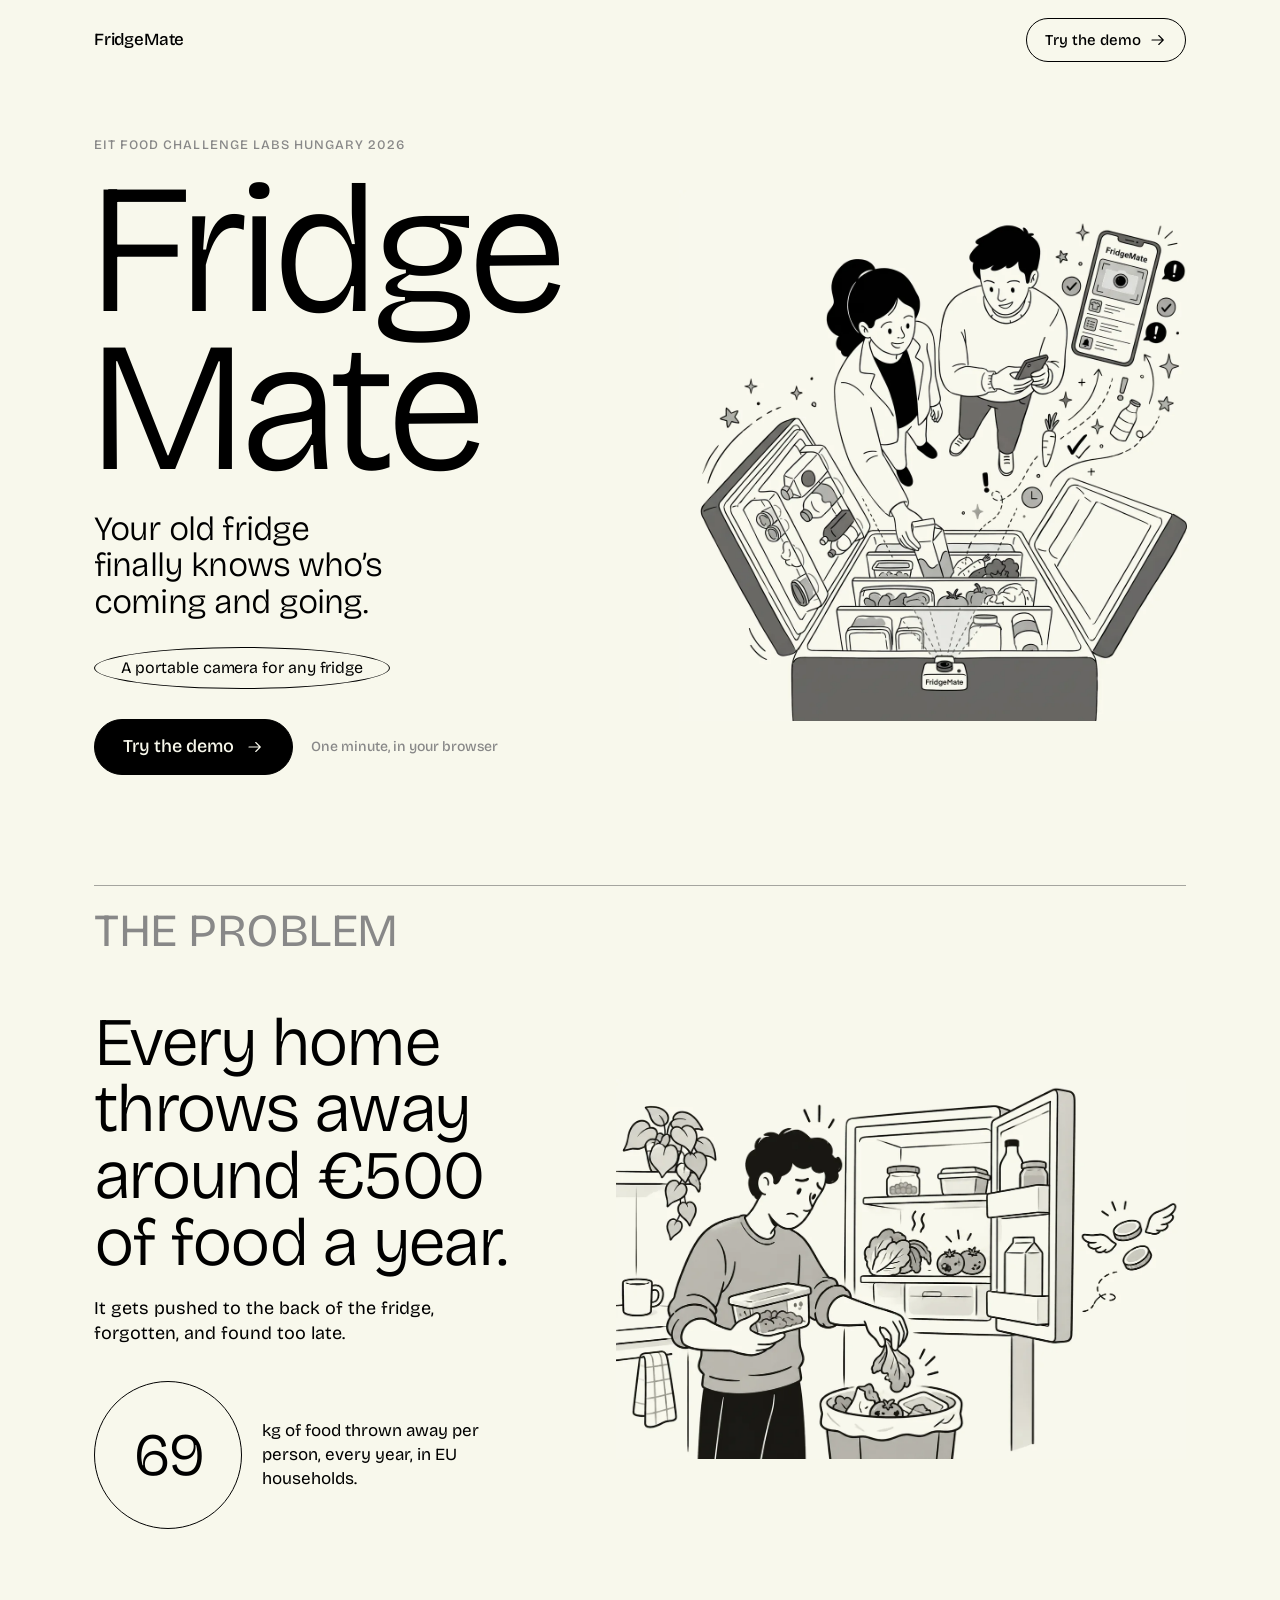
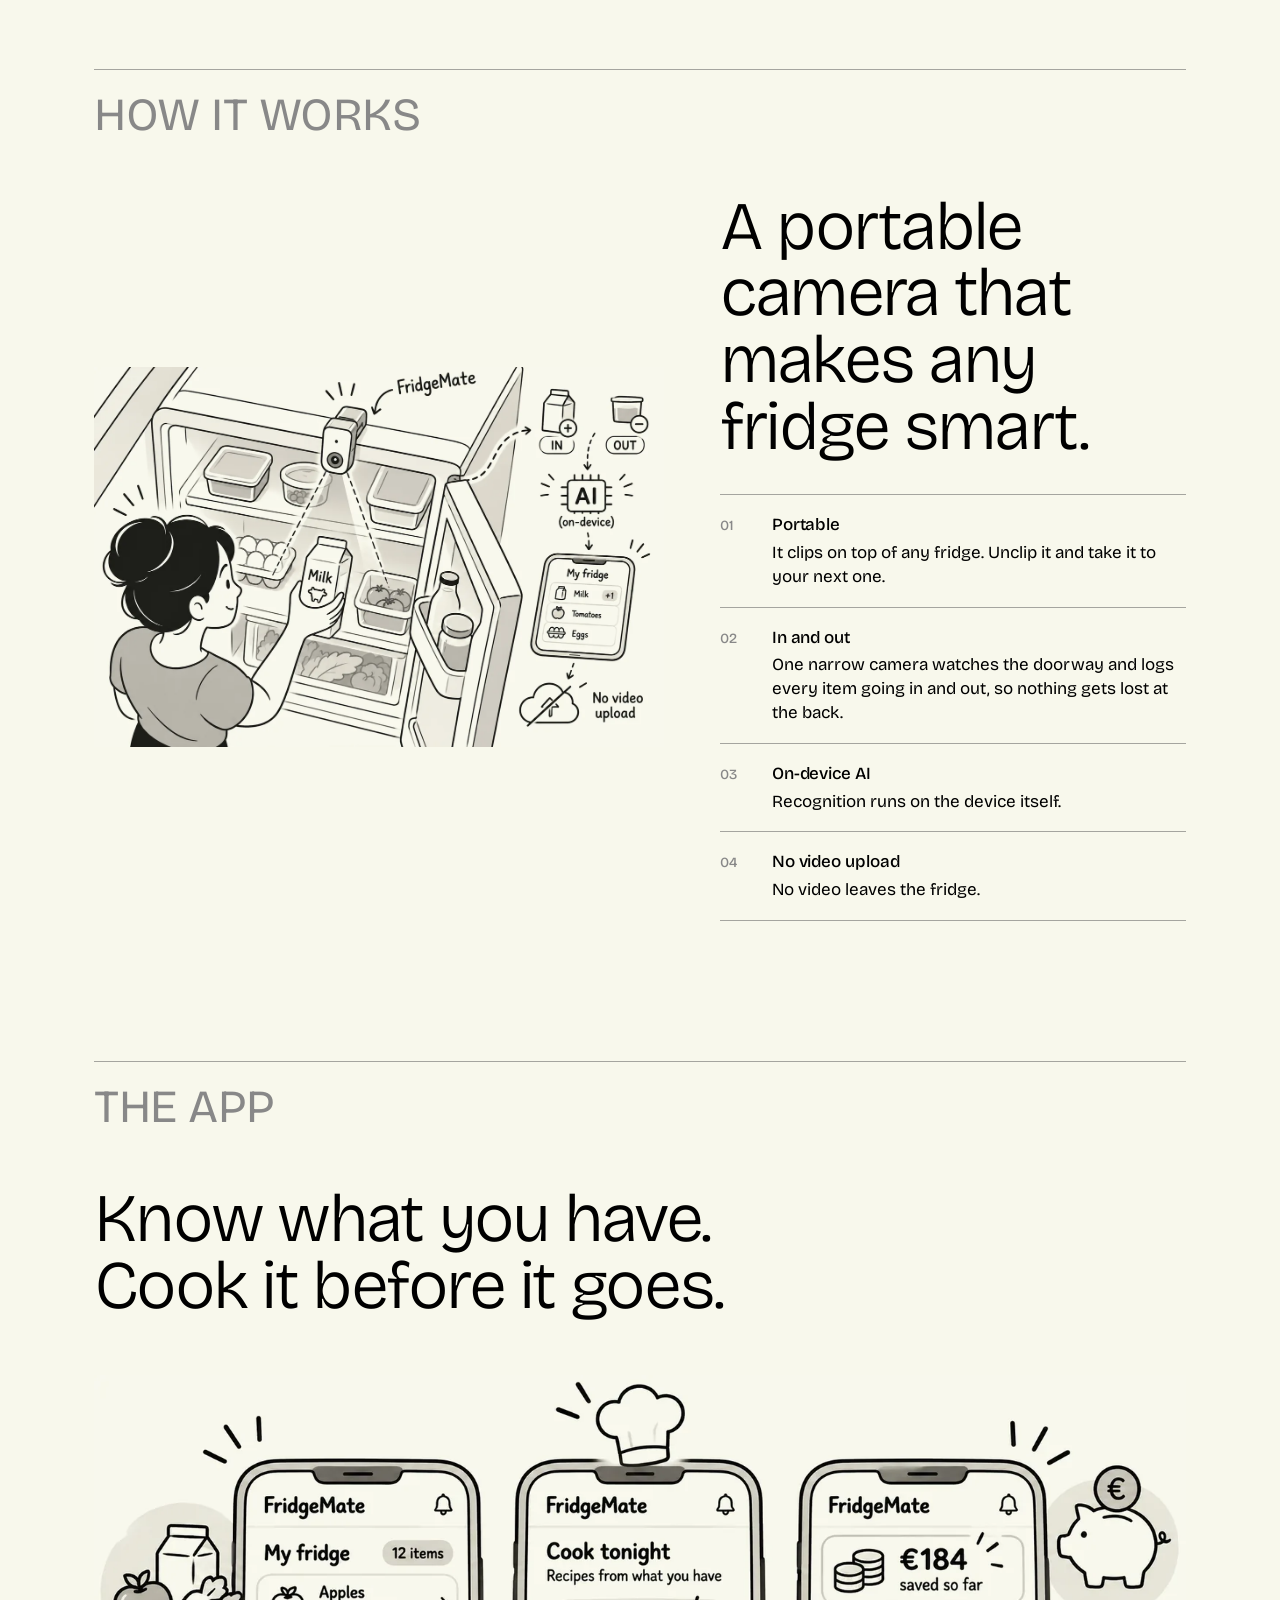
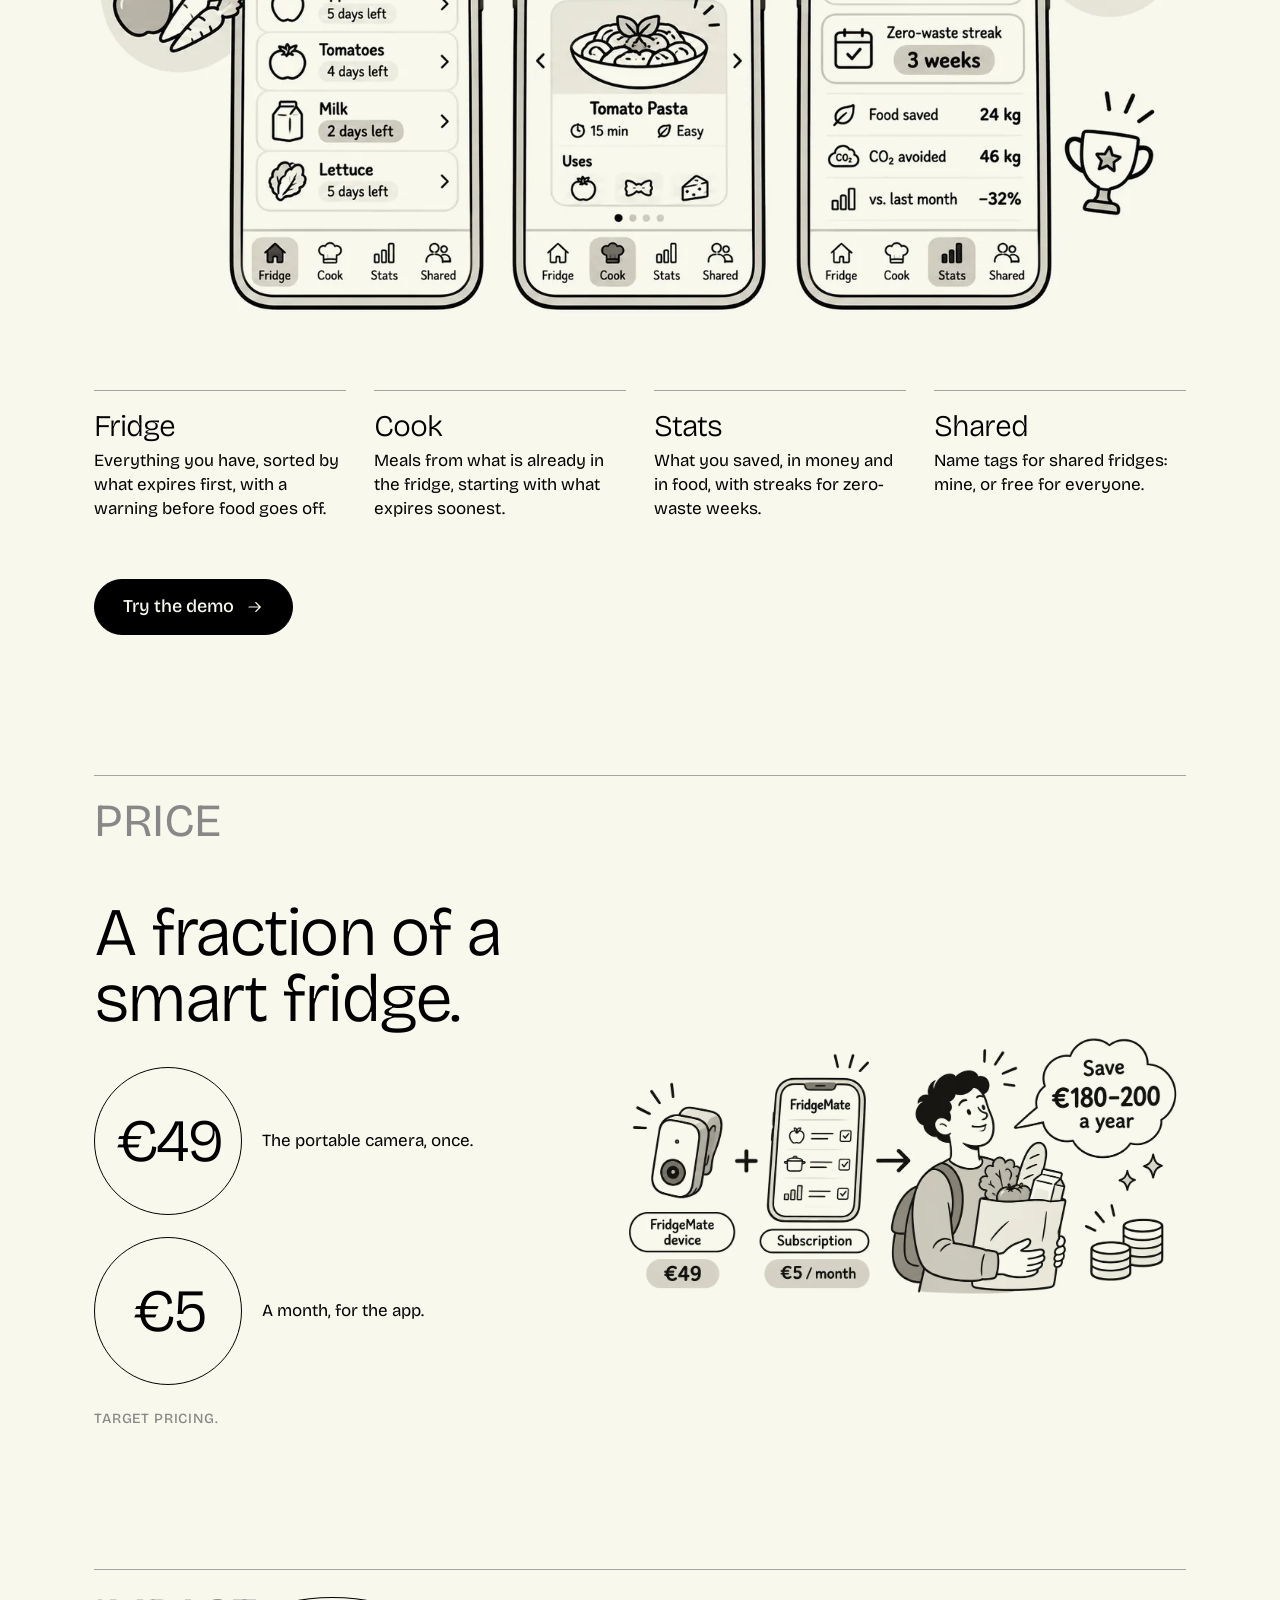
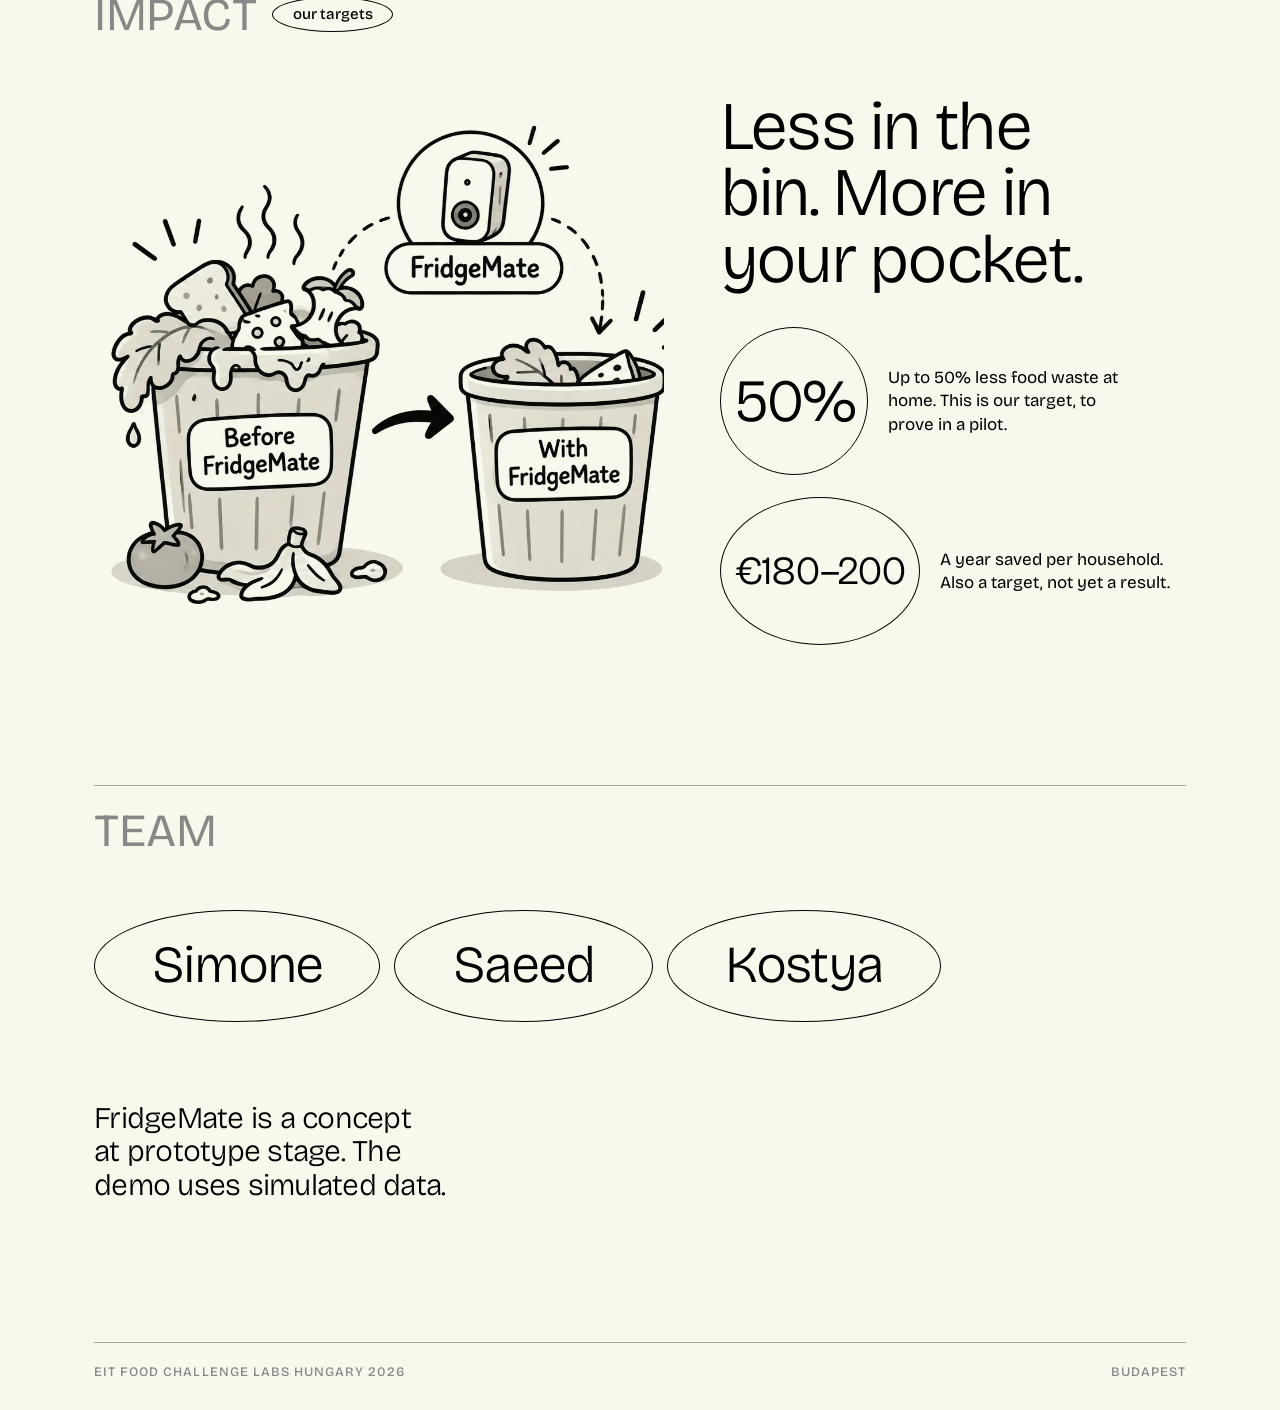
<file: docs/index.html>
<!DOCTYPE html>
<html lang="en">
<head>
<meta charset="utf-8">
<meta name="viewport" content="width=device-width, initial-scale=1, viewport-fit=cover">
<title>FridgeMate — a portable camera for any fridge</title>
<meta name="description" content="FridgeMate is a portable clip-on camera and app that turn any ordinary fridge into a smart one. Concept at prototype stage, EIT Food Challenge Labs Hungary 2026.">
<meta name="theme-color" content="#F8F8EC">
<meta property="og:title" content="FridgeMate — a portable camera for any fridge">
<meta property="og:description" content="Your old fridge finally knows who's coming and going.">
<meta property="og:image" content="assets/hero.webp">
<link rel="icon" href="assets/favicon.png">
<link rel="apple-touch-icon" href="assets/apple-touch-icon.png">
<link rel="preload" href="assets/fonts/bricolage-grotesque.woff2" as="font" type="font/woff2" crossorigin>
<link rel="stylesheet" href="base.css">
<link rel="stylesheet" href="site.css">
</head>
<body>

<header class="top">
  <a class="wordmark" href="./">FridgeMate</a>
  <a class="top-link" href="app/">Try the demo
    <svg viewBox="0 0 24 24" aria-hidden="true"><path d="M4 12h15M13 6l6 6-6 6"/></svg>
  </a>
</header>

<main>

  <!-- HERO -->
  <section class="hero">
    <div class="hero-text">
      <p class="eyebrow">EIT Food Challenge Labs Hungary 2026</p>
      <h1>Fridge<wbr>Mate</h1>
      <p class="tagline">Your old fridge finally knows who’s coming and going.</p>
      <p class="oval">A portable camera for any fridge</p>
      <div class="hero-cta">
        <a class="btn" href="app/">Try the demo
          <svg viewBox="0 0 24 24" aria-hidden="true"><path d="M4 12h15M13 6l6 6-6 6"/></svg>
        </a>
        <span class="btn-note">One minute, in your browser</span>
      </div>
    </div>
    <figure class="hero-art">
      <img src="assets/hero.webp" width="1200" height="1200" alt="Two flatmates at an open fridge with the FridgeMate camera on top and the app on a phone" fetchpriority="high">
    </figure>
  </section>

  <!-- PROBLEM -->
  <section class="section" id="problem">
    <p class="label">The problem</p>
    <div class="split">
      <div>
        <h2>Every home throws away around €500 of food a year.</h2>
        <p class="body">It gets pushed to the back of the fridge, forgotten, and found too late.</p>
        <div class="number">
          <span class="circle"><b>69</b></span>
          <p>kg of food thrown away per person, every year, in EU households.</p>
        </div>
      </div>
      <figure><img decoding="async" src="assets/problem.webp" width="1300" height="867" alt="A man throwing spoiled food from the fridge into the bin"></figure>
    </div>
  </section>

  <!-- HOW IT WORKS -->
  <section class="section" id="how">
    <p class="label">How it works</p>
    <div class="split split-rev">
      <figure><img decoding="async" src="assets/how-it-works.webp" width="1300" height="867" alt="The camera on top of the fridge logs items in and out; AI runs on the device; no video upload"></figure>
      <div>
        <h2>A portable camera that makes any fridge smart.</h2>
        <ol class="steps">
          <li><span class="n">01</span><div><h3>Portable</h3><p>It clips on top of any fridge. Unclip it and take it to your next one.</p></div></li>
          <li><span class="n">02</span><div><h3>In and out</h3><p>One narrow camera watches the doorway and logs every item going in and out, so nothing gets lost at the back.</p></div></li>
          <li><span class="n">03</span><div><h3>On-device AI</h3><p>Recognition runs on the device itself.</p></div></li>
          <li><span class="n">04</span><div><h3>No video upload</h3><p>No video leaves the fridge.</p></div></li>
        </ol>
      </div>
    </div>
  </section>

  <!-- APP -->
  <section class="section" id="app">
    <p class="label">The app</p>
    <h2 class="wide">Know what you have. Cook it before it goes.</h2>
    <figure class="full full-wide"><img loading="lazy" decoding="async" src="assets/app-screens.webp" width="1500" height="768" alt="Three app screens: Fridge, Cook and Stats"></figure>
    <div class="swipe" role="group" aria-label="App screens, swipe sideways">
      <img decoding="async" src="assets/screen-fridge.webp" width="639" height="897" alt="Fridge screen: items sorted by days left">
      <img decoding="async" src="assets/screen-cook.webp" width="461" height="897" alt="Cook screen: a recipe from what you have">
      <img decoding="async" src="assets/screen-stats.webp" width="652" height="897" alt="Stats screen: money saved and streak">
    </div>
    <p class="swipe-hint">Swipe to see more</p>
    <ul class="features">
      <li><h3>Fridge</h3><p>Everything you have, sorted by what expires first, with a warning before food goes off.</p></li>
      <li><h3>Cook</h3><p>Meals from what is already in the fridge, starting with what expires soonest.</p></li>
      <li><h3>Stats</h3><p>What you saved, in money and in food, with streaks for zero-waste weeks.</p></li>
      <li><h3>Shared</h3><p>Name tags for shared fridges: mine, or free for everyone.</p></li>
    </ul>
    <a class="btn" href="app/">Try the demo
      <svg viewBox="0 0 24 24" aria-hidden="true"><path d="M4 12h15M13 6l6 6-6 6"/></svg>
    </a>
  </section>

  <!-- PRICE -->
  <section class="section" id="price">
    <p class="label">Price</p>
    <div class="split">
      <div>
        <h2>A fraction of a smart fridge.</h2>
        <div class="circles">
          <div class="number"><span class="circle"><b>€49</b></span><p>The portable camera, once.</p></div>
          <div class="number"><span class="circle"><b>€5</b></span><p>A month, for the app.</p></div>
        </div>
        <p class="fine">Target pricing.</p>
      </div>
      <figure><img decoding="async" src="assets/price.webp" width="1500" height="767" alt="FridgeMate device €49 plus subscription €5 a month; save €180–200 a year"></figure>
    </div>
  </section>

  <!-- IMPACT -->
  <section class="section" id="impact">
    <p class="label">Impact <span class="oval oval-sm">our targets</span></p>
    <div class="split split-rev">
      <figure><img decoding="async" src="assets/bins.webp" width="991" height="896" alt="A full food bin before FridgeMate and a nearly empty one with FridgeMate"></figure>
      <div>
        <h2>Less in the bin. More in your pocket.</h2>
        <div class="circles">
          <div class="number"><span class="circle"><b>50%</b></span><p>Up to 50% less food waste at home. This is our target, to prove in a pilot.</p></div>
          <div class="number"><span class="circle circle-wide"><b>€180–200</b></span><p>A year saved per household. Also a target, not yet a result.</p></div>
        </div>
      </div>
    </div>
  </section>

  <!-- TEAM -->
  <section class="section" id="team">
    <p class="label">Team</p>
    <div class="team">
      <span class="oval oval-lg">Simone</span>
      <span class="oval oval-lg">Saeed</span>
      <span class="oval oval-lg">Kostya</span>
    </div>
    <p class="honest">FridgeMate is a concept at prototype stage. The demo uses simulated data.</p>
  </section>

</main>

<a class="dock" id="dock" href="app/" aria-hidden="true" tabindex="-1">Try the demo
  <svg viewBox="0 0 24 24" aria-hidden="true"><path d="M4 12h15M13 6l6 6-6 6"/></svg>
</a>

<footer class="foot">
  <span>EIT Food Challenge Labs Hungary 2026</span>
  <span>Budapest</span>
</footer>

<script>
  // Phone only: keep "Try the demo" within thumb reach once the hero button scrolls away.
  (function () {
    var dock = document.getElementById("dock"), cta = document.querySelector(".hero-cta .btn");
    if (!dock || !cta || !("IntersectionObserver" in window)) return;
    new IntersectionObserver(function (e) {
      var on = !e[0].isIntersecting;
      dock.classList.toggle("show", on);
      dock.setAttribute("aria-hidden", on ? "false" : "true");
      dock.tabIndex = on ? 0 : -1;
    }).observe(cta);
  })();
  if ("serviceWorker" in navigator) {
    window.addEventListener("load", function () { navigator.serviceWorker.register("sw.js").catch(function () {}); });
  }
</script>
</body>
</html>
</file>
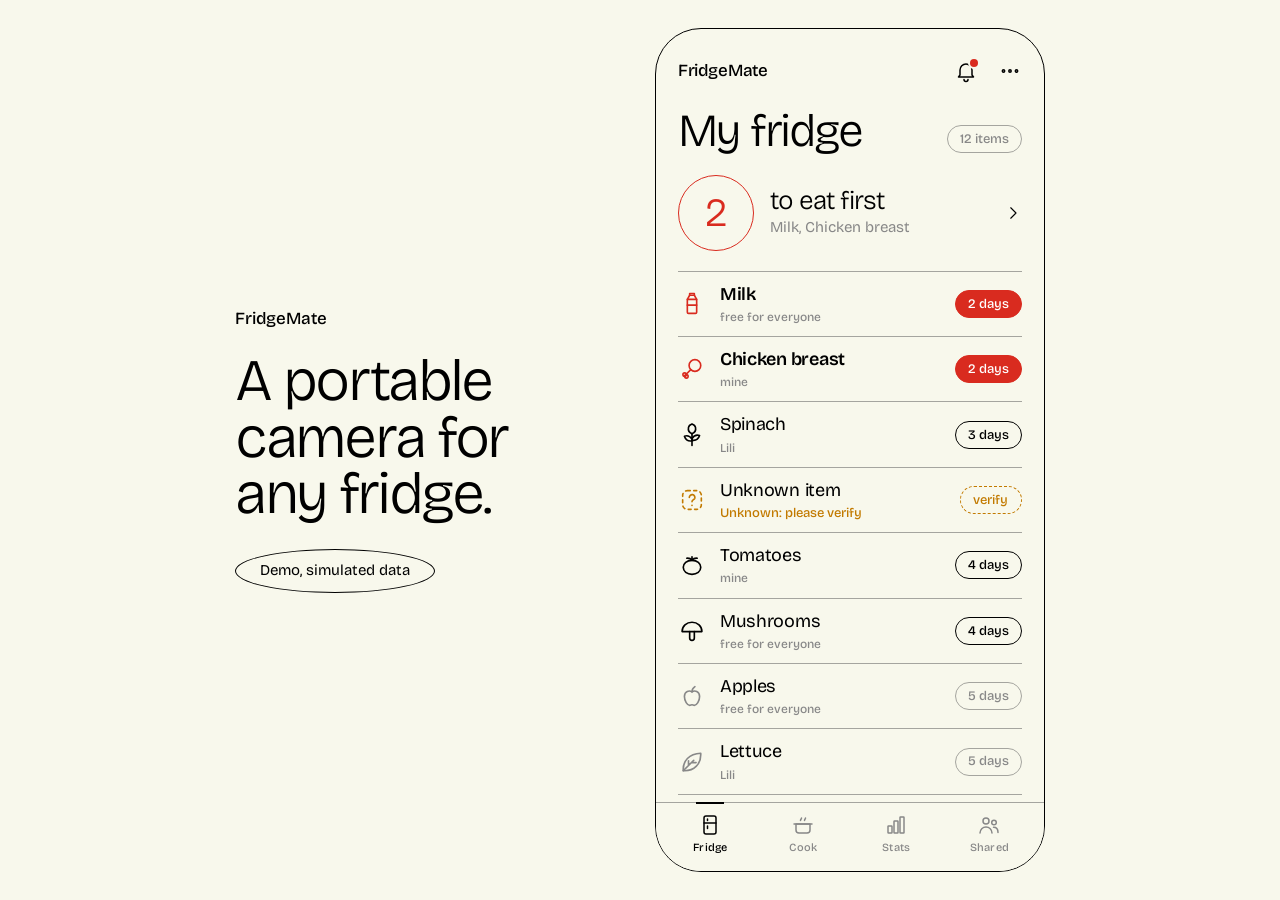
<file: docs/app/index.html>
<!DOCTYPE html>
<html lang="en">
<head>
<meta charset="utf-8">
<meta name="viewport" content="width=device-width, initial-scale=1, viewport-fit=cover">
<title>FridgeMate demo</title>
<meta name="description" content="FridgeMate demo app. Concept at prototype stage, simulated data.">
<meta name="theme-color" content="#F8F8EC">
<meta name="mobile-web-app-capable" content="yes">
<meta name="apple-mobile-web-app-capable" content="yes">
<meta name="apple-mobile-web-app-status-bar-style" content="default">
<meta name="apple-mobile-web-app-title" content="FridgeMate">
<meta name="format-detection" content="telephone=no">
<link rel="manifest" href="manifest.webmanifest">
<link rel="icon" href="../assets/favicon.png">
<link rel="apple-touch-icon" href="../assets/apple-touch-icon.png">
<link rel="preload" href="../assets/fonts/bricolage-grotesque.woff2" as="font" type="font/woff2" crossorigin>
<link rel="stylesheet" href="../base.css">
<link rel="stylesheet" href="app.css">
</head>
<body>
<div class="stage">

  <aside class="aside">
    <a class="aside-mark" href="../">FridgeMate</a>
    <p class="aside-big">A portable camera for any fridge.</p>
    <p class="aside-oval">Demo, simulated data</p>
  </aside>

  <div class="phone" id="app">
    <header class="bar">
      <button class="logo" id="logo" data-action="camera" aria-label="FridgeMate">FridgeMate</button>
      <div class="bar-actions">
        <button class="ib" data-action="bell" aria-label="Notifications">
          <svg class="ic" viewBox="0 0 24 24" aria-hidden="true"><path d="M6 16V11a6 6 0 0112 0v5l1.500 2h-15z"/><path d="M10 20.500a2 2 0 004 0"/></svg>
          <span class="dot" id="bell-dot" hidden></span>
        </button>
        <button class="ib" data-action="settings" aria-label="Settings">
          <svg class="ic" viewBox="0 0 24 24" aria-hidden="true"><circle cx="5.500" cy="12" r="1.200"/><circle cx="12" cy="12" r="1.200"/><circle cx="18.500" cy="12" r="1.200"/></svg>
        </button>
      </div>
    </header>

    <div class="scroll" id="scroll">
      <main class="view" id="view"></main>
    </div>

    <nav class="tabs" aria-label="Sections">
      <button class="tab" data-action="tab" data-tab="fridge">
        <svg class="ic" viewBox="0 0 24 24" aria-hidden="true"><rect x="6" y="3" width="12" height="18" rx="2"/><path d="M6 10h12M9.500 6v1.500M9.500 13v2.500"/></svg>
        <span>Fridge</span>
      </button>
      <button class="tab" data-action="tab" data-tab="cook">
        <svg class="ic" viewBox="0 0 24 24" aria-hidden="true"><path d="M5 11h14v6a3 3 0 01-3 3H8a3 3 0 01-3-3z"/><path d="M3 11h18M9.500 7.500c0-1.200 1-1.300 1-2.500M13.500 7.500c0-1.200 1-1.300 1-2.500"/></svg>
        <span>Cook</span>
      </button>
      <button class="tab" data-action="tab" data-tab="stats">
        <svg class="ic" viewBox="0 0 24 24" aria-hidden="true"><rect x="4" y="13" width="4" height="7" rx=".5"/><rect x="10" y="8" width="4" height="12" rx=".5"/><rect x="16" y="4" width="4" height="16" rx=".5"/></svg>
        <span>Stats</span>
        <i class="dot" id="tab-stats-dot" hidden></i>
      </button>
      <button class="tab" data-action="tab" data-tab="shared">
        <svg class="ic" viewBox="0 0 24 24" aria-hidden="true"><circle cx="9" cy="8" r="3"/><path d="M3 20c0-3.500 2.700-6 6-6s6 2.500 6 6"/><circle cx="17" cy="9.500" r="2.300"/><path d="M16.500 14.300c2.700 0 4.500 2 4.500 5.200"/></svg>
        <span>Shared</span>
      </button>
    </nav>

    <div class="toast" id="toast" role="status" aria-live="polite"></div>
    <div class="scrim" id="scrim" hidden></div>
    <section class="sheet" id="sheet" role="dialog" aria-modal="true" hidden>
      <button class="sheet-close ib" data-action="close" aria-label="Close">
        <svg class="ic" viewBox="0 0 24 24" aria-hidden="true"><path d="M6 6l12 12M18 6L6 18"/></svg>
      </button>
      <div class="sheet-body" id="sheet-body"></div>
    </section>
  </div>

</div>
<noscript><p style="padding:24px">The demo needs JavaScript. <a href="../">Back to FridgeMate</a></p></noscript>
<script type="module" src="app.js"></script>
</body>
</html>
</file>
<file: docs/base.css>
/* FridgeMate — shared design tokens (deck palette, monochrome only) */
@font-face {
  font-family: "Bricolage Grotesque";
  font-style: normal;
  font-weight: 200 800;
  font-display: swap;
  src: url("assets/fonts/bricolage-grotesque.woff2") format("woff2");
}

:root {
  --cream: #F8F8EC;
  --ink: #000000;
  --grey: #888888;
  --rule: #A5A59F;
  --tint: #DCDCD0;
  --amber: #C27A00; /* second accent: unknown item that needs verifying (demo app only) */
  --red: #D92B1F;   /* the one accent: food about to expire (demo app only) */
  --font: "Bricolage Grotesque", "Helvetica Neue", Helvetica, Arial, system-ui, sans-serif;
  --ease: cubic-bezier(.2, .7, .2, 1);
}

*, *::before, *::after { box-sizing: border-box; }

html {
  -webkit-text-size-adjust: 100%;
  text-size-adjust: 100%;
  background: var(--cream);
}

body {
  margin: 0;
  background: var(--cream);
  color: var(--ink);
  font-family: var(--font);
  font-weight: 400;
  font-size: 17px;
  line-height: 1.4;
  -webkit-font-smoothing: antialiased;
  -moz-osx-font-smoothing: grayscale;
  font-variant-numeric: lining-nums;
}

img, svg { display: block; max-width: 100%; }
button { font: inherit; color: inherit; background: none; border: 0; padding: 0; cursor: pointer; }
a { color: inherit; }
h1, h2, h3, p { margin: 0; }

:focus-visible { outline: 1.5px solid var(--ink); outline-offset: 3px; }

@media (prefers-reduced-motion: reduce) {
  *, *::before, *::after {
    animation-duration: .01ms !important;
    transition-duration: .01ms !important;
    scroll-behavior: auto !important;
  }
}
</file>
<file: docs/site.css>
/* FridgeMate — landing page */
:root {
  --pad: max(22px, env(safe-area-inset-left), env(safe-area-inset-right));
  --max: 1180px;
}

body { overflow-x: hidden; }

.top, main, .foot {
  max-width: var(--max);
  margin-inline: auto;
  padding-inline: var(--pad);
}

/* top bar */
.top {
  display: flex;
  justify-content: space-between;
  align-items: center;
  padding-top: max(18px, env(safe-area-inset-top));
  padding-bottom: 18px;
}
.wordmark { font-weight: 500; font-size: 17px; letter-spacing: -.01em; text-decoration: none; }
.top-link {
  display: inline-flex; align-items: center; gap: 8px;
  min-height: 44px; padding: 0 18px;
  border: 1px solid var(--ink); border-radius: 999px;
  font-weight: 500; font-size: 15px; text-decoration: none;
  transition: background .2s, color .2s;
}
.top-link:hover { background: var(--ink); color: var(--cream); }
svg { fill: none; stroke: currentColor; stroke-width: 1.5; stroke-linecap: round; stroke-linejoin: round; }
.top-link svg, .btn svg { width: 18px; height: 18px; }

/* type */
.eyebrow, .label {
  text-transform: uppercase;
  color: var(--grey);
  font-weight: 500;
}
.eyebrow { font-size: 13px; letter-spacing: .08em; }
.label {
  font-size: clamp(26px, 4.4vw, 46px);
  font-weight: 400;
  letter-spacing: -.01em;
  line-height: 1;
  display: flex; align-items: center; gap: 16px; flex-wrap: wrap;
  padding-top: 22px;
  border-top: 1px solid var(--rule);
  margin-bottom: clamp(28px, 5vw, 56px);
}
h1 {
  font-weight: 300;
  font-size: clamp(68px, 21vw, 168px);
  line-height: .86;
  letter-spacing: -.055em;
  margin: 18px 0 22px -.04em;
}
h2 {
  font-weight: 300;
  font-size: clamp(36px, 6.6vw, 68px);
  line-height: .98;
  letter-spacing: -.04em;
  text-wrap: balance;
}
h2.wide { max-width: 16ch; }
h3 { font-weight: 500; font-size: 17px; letter-spacing: -.005em; }
.tagline {
  font-weight: 300;
  font-size: clamp(24px, 4.4vw, 34px);
  line-height: 1.08;
  letter-spacing: -.025em;
  max-width: 17ch;
  text-wrap: balance;
}
.body { color: var(--ink); max-width: 34ch; margin-top: 20px; font-size: 18px; }
.fine { color: var(--grey); font-size: 14px; font-weight: 500; text-transform: uppercase; letter-spacing: .06em; margin-top: 24px; }

/* ovals */
.oval {
  display: inline-flex; align-items: center; justify-content: center;
  border: 1px solid var(--ink);
  border-radius: 50%;
  padding: .7em 1.6em;
  font-size: 16px; font-weight: 400; letter-spacing: -.005em;
  color: var(--ink);
  text-transform: none;
  line-height: 1.1;
}
.oval-sm { font-size: 15px; padding: .55em 1.3em; font-weight: 500; }
.oval-lg { font-size: clamp(28px, 6vw, 52px); font-weight: 300; letter-spacing: -.035em; padding: .5em 1.1em; }

/* buttons */
.btn {
  display: inline-flex; align-items: center; gap: 12px;
  min-height: 56px; padding: 0 28px;
  background: var(--ink); color: var(--cream);
  border: 1px solid var(--ink);
  border-radius: 999px;
  font-weight: 500; font-size: 18px; text-decoration: none;
  transition: background .2s, color .2s;
}
.btn:hover { background: var(--cream); color: var(--ink); }
.btn svg { transition: transform .25s var(--ease); }
.btn:hover svg { transform: translateX(4px); }

/* hero */
.hero { padding-top: clamp(20px, 5vw, 56px); padding-bottom: clamp(48px, 9vw, 110px); }
.hero .oval { margin-top: 26px; }
.hero-cta { display: flex; align-items: center; gap: 18px; flex-wrap: wrap; margin-top: 30px; }
.btn-note { color: var(--grey); font-size: 14px; font-weight: 500; }
.hero-art { margin: 28px calc(var(--pad) * -1 + 6px) 0; }
.hero-art img { width: 100%; height: auto; }

/* sections */
.section { padding-bottom: clamp(64px, 11vw, 140px); }
figure { margin: 0; }
.split { display: grid; gap: 36px; }
.split figure img { width: 100%; height: auto; }
.full { margin: clamp(28px, 5vw, 56px) 0; }
.full img { width: 100%; height: auto; }

/* number circles */
.number { display: flex; align-items: center; gap: 20px; margin-top: 34px; }
.number p { max-width: 22ch; font-size: 17px; }
.circle {
  flex: none;
  width: 124px; height: 124px;
  border: 1px solid var(--ink); border-radius: 50%;
  display: grid; place-items: center;
}
.circle b { font-weight: 300; font-size: 50px; letter-spacing: -.05em; line-height: 1; }
.circle-wide { width: 168px; border-radius: 50%; }
.circle-wide b { font-size: 34px; letter-spacing: -.045em; }
.circles .number + .number { margin-top: 22px; }

/* steps */
.steps { list-style: none; margin: 34px 0 0; padding: 0; }
.steps li {
  display: grid; grid-template-columns: 52px 1fr; align-items: baseline;
  padding: 18px 0;
  border-top: 1px solid var(--rule);
}
.steps li:last-child { border-bottom: 1px solid var(--rule); }
.steps .n { color: var(--grey); font-weight: 500; font-size: 14px; letter-spacing: .04em; }
.steps p { margin-top: 4px; max-width: 38ch; }

/* features */
.features {
  list-style: none; margin: 0 0 40px; padding: 0;
  display: grid; grid-template-columns: 1fr;
}
.features li { padding: 18px 0; border-top: 1px solid var(--rule); }
.features li:last-child { border-bottom: 1px solid var(--rule); }
.features h3 { font-weight: 300; font-size: 30px; letter-spacing: -.035em; line-height: 1; }
.features p { margin-top: 8px; max-width: 30ch; }

/* team */
.team { display: flex; flex-wrap: wrap; gap: 14px; }
.honest {
  margin-top: clamp(40px, 7vw, 80px);
  font-weight: 300;
  font-size: clamp(22px, 3.4vw, 30px);
  letter-spacing: -.025em; line-height: 1.12;
  max-width: 24ch;
  text-wrap: balance;
}

/* footer */
.foot {
  display: flex; justify-content: space-between; gap: 16px; flex-wrap: wrap;
  padding-top: 20px;
  padding-bottom: max(28px, env(safe-area-inset-bottom));
  border-top: 1px solid var(--rule);
  color: var(--grey);
  font-size: 13px; font-weight: 500; text-transform: uppercase; letter-spacing: .08em;
}
.foot { max-width: calc(var(--max) - 2 * var(--pad)); padding-inline: 0; margin-inline: var(--pad); }

/* tablet and up */
@media (min-width: 820px) {
  :root { --pad: 44px; }
  .hero {
    display: grid; grid-template-columns: minmax(0, 1.05fr) minmax(0, .95fr);
    align-items: center; gap: 24px;
  }
  .hero-art { margin: 0 -24px 0 0; }
  .split { grid-template-columns: minmax(0, .9fr) minmax(0, 1.1fr); gap: 56px; align-items: center; }
  .split-rev { grid-template-columns: minmax(0, 1.1fr) minmax(0, .9fr); }
  .features { grid-template-columns: repeat(4, 1fr); column-gap: 28px; }
  .features li, .features li:last-child { border-bottom: 0; padding-top: 20px; }
  .circle { width: 148px; height: 148px; }
  .circle b { font-size: 60px; }
  .circle-wide { width: 200px; }
  .circle-wide b { font-size: 40px; }
}
@media (min-width: 1240px) {
  .foot { margin-inline: auto; }
  h1 { font-size: 184px; }
}

/* ---------- phone layout (most visitors arrive by QR code) ---------- */
.swipe, .swipe-hint, .dock { display: none; }

@media (max-width: 819px) {
  h1 { font-size: clamp(64px, 22.5vw, 120px); margin-top: 14px; margin-bottom: 18px; }
  h2 { font-size: clamp(34px, 9.6vw, 56px); }
  .label { font-size: 24px; padding-top: 16px; margin-bottom: 26px; }
  .top { padding-bottom: 8px; }
  .hero { padding-top: 14px; padding-bottom: 56px; }
  .hero .oval { margin-top: 20px; font-size: 15px; padding: .7em 1.4em; }
  .hero-cta { margin-top: 22px; }
  .hero-cta .btn { flex: 1 1 100%; justify-content: space-between; min-height: 60px; }
  .hero-art { margin: 18px calc(var(--pad) * -1) 0; }
  .section { padding-bottom: 72px; }
  .split { gap: 28px; }

  /* illustrations run edge to edge so their small lettering stays readable */
  .split figure { margin-inline: calc(var(--pad) * -1); }
  .split figure img { width: 100%; }
  #problem .split figure, #price .split figure { padding-inline: 10px; }
  #impact .split figure { padding-inline: 34px; }
  /* text first, picture second, in every section */
  .split-rev figure { order: 2; }
  #how .split-rev figure { order: 0; }

  .number { gap: 16px; margin-top: 26px; }
  .number p { font-size: 16px; }
  .circle { width: 104px; height: 104px; }
  .circle b { font-size: 42px; }
  .circle-wide { width: 148px; }
  .circle-wide b { font-size: 30px; }
  .steps { margin-top: 26px; }
  .steps li { grid-template-columns: 40px 1fr; padding: 16px 0; }

  /* app screens: one phone at a time, swipe sideways */
  .full-wide { display: none; }
  .swipe {
    display: flex; gap: 6px;
    margin: 26px calc(var(--pad) * -1) 0;
    padding-inline: var(--pad);
    overflow-x: auto; overscroll-behavior-x: contain;
    scroll-snap-type: x mandatory; scroll-padding-inline: var(--pad);
    -webkit-overflow-scrolling: touch; scrollbar-width: none;
  }
  .swipe::-webkit-scrollbar { display: none; }
  .swipe img { flex: none; height: min(108vw, 440px); width: auto; max-width: none; scroll-snap-align: center; }
  .swipe-hint { display: block; color: var(--grey); font-size: 12px; font-weight: 500; text-transform: uppercase; letter-spacing: .09em; margin: 10px 0 26px; }
  .features { margin-bottom: 28px; }
  .features h3 { font-size: 28px; }
  #app > .btn { width: 100%; justify-content: space-between; min-height: 60px; }

  .team { gap: 10px; }
  .oval-lg { font-size: 30px; }
  .foot { padding-bottom: calc(max(28px, env(safe-area-inset-bottom)) + 76px); }

  /* docked demo button */
  .dock {
    position: fixed; z-index: 10;
    left: max(14px, env(safe-area-inset-left)); right: max(14px, env(safe-area-inset-right));
    bottom: max(14px, env(safe-area-inset-bottom));
    display: flex; align-items: center; justify-content: space-between;
    min-height: 58px; padding: 0 26px;
    background: var(--ink); color: var(--cream);
    border-radius: 999px; outline: 3px solid var(--cream);
    font-weight: 500; font-size: 17px; text-decoration: none;
    transform: translateY(160%);
    transition: transform .4s var(--ease);
  }
  .dock svg { width: 20px; height: 20px; }
  .dock.show { transform: none; }
}
@media (max-width: 359px) {
  :root { --pad: 18px; }
  .number { flex-direction: column; align-items: flex-start; }
}
</file>
<file: docs/app/app.css>
/* FridgeMate — demo app */
:root {
  --sat: env(safe-area-inset-top, 0px);
  --sab: env(safe-area-inset-bottom, 0px);
  --gut: 22px;
}

html, body { height: 100%; overflow: hidden; overscroll-behavior: none; }
body { -webkit-tap-highlight-color: transparent; touch-action: manipulation; }

.ic { width: 24px; height: 24px; fill: none; stroke: currentColor; stroke-width: 1.5; stroke-linecap: round; stroke-linejoin: round; flex: none; }
.ic-sm { width: 18px; height: 18px; }
.ic-food { width: 28px; height: 28px; stroke-width: 1.4; }
.ic-xl { width: 56px; height: 56px; stroke-width: 1.1; }
.ic-grey { color: var(--rule); }
.grey { color: var(--grey); }

/* ---------- stage and phone ---------- */
.stage { height: 100%; height: 100dvh; }
.aside { display: none; }
.phone {
  position: relative;
  height: 100%;
  display: flex; flex-direction: column;
  background: var(--cream);
  overflow: hidden;
}

/* ---------- top bar ---------- */
.bar {
  flex: none;
  display: flex; align-items: center; justify-content: space-between;
  padding: calc(var(--sat) + 6px) calc(var(--gut) - 10px) 6px var(--gut);
}
.logo {
  font-weight: 500; font-size: 17px; letter-spacing: -.01em;
  min-height: 44px; padding-right: 16px;
  user-select: none; -webkit-user-select: none; -webkit-touch-callout: none;
  transition: letter-spacing .55s linear, opacity .2s;
}
.logo.pressing { letter-spacing: .06em; }
.bar-actions { display: flex; }
.ib { position: relative; width: 44px; height: 44px; display: grid; place-items: center; border-radius: 50%; }
.ib:active { background: var(--tint); }
.dot {
  position: absolute; top: 10px; right: 10px;
  width: 8px; height: 8px; border-radius: 50%;
  background: var(--ink); box-shadow: 0 0 0 2px var(--cream);
}
.dot[hidden] { display: none; }

/* ---------- scrolling view ---------- */
.scroll { flex: 1; overflow-y: auto; -webkit-overflow-scrolling: touch; overscroll-behavior: contain; scrollbar-width: none; }
.scroll::-webkit-scrollbar { display: none; }
.view { padding: 4px var(--gut) 36px; }
.view.enter { animation: enter .34s var(--ease); }
@keyframes enter { from { opacity: 0; transform: translateY(10px); } }

.head { display: flex; align-items: flex-end; justify-content: space-between; gap: 12px; padding: 6px 0 18px; }
.head-stack { display: block; }
h1 { font-weight: 300; font-size: 46px; line-height: .95; letter-spacing: -.05em; }
.sub { color: var(--grey); margin-top: 8px; font-size: 15px; }
.label, .over {
  text-transform: uppercase; color: var(--grey);
  font-weight: 500; font-size: 12px; letter-spacing: .09em;
}
.label { margin: 34px 0 0; padding-bottom: 10px; border-bottom: 1px solid var(--rule); }
.over-sm { margin-top: 20px; }
.note { color: var(--grey); font-size: 13px; margin-top: 22px; }
.empty { color: var(--grey); padding: 22px 0; list-style: none; }

/* ---------- pills and tags ---------- */
.pill {
  flex: none;
  display: inline-flex; align-items: center; justify-content: center;
  min-width: 62px; height: 28px; padding: 0 12px;
  border: 1px solid var(--ink); border-radius: 999px;
  font-size: 13px; font-weight: 500; letter-spacing: -.005em; white-space: nowrap;
}
.pill-soon { background: var(--red); border-color: var(--red); color: #fff; }
.pill-mid { border-color: var(--ink); }
.pill-later { border-color: var(--rule); color: var(--grey); }
.pill-dash { border-style: dashed; }
.tag {
  flex: none; display: inline-flex; align-items: center;
  font-size: 12px; font-weight: 500; color: var(--grey);
  white-space: nowrap;
}
.row > .row-btn > .tag, .flat .tag, .m-name .tag {
  height: 26px; padding: 0 11px; border: 1px solid var(--rule); border-radius: 999px;
}
.row > .row-btn > .tag-mine, .flat .tag-mine, .m-name .tag-mine { border-color: var(--ink); color: var(--ink); }
.row > .row-btn > .tag-free { background: var(--tint); border-color: var(--tint); color: var(--ink); }
.flat .tag, .m-name .tag { height: 22px; padding: 0 9px; margin-left: 6px; vertical-align: 2px; }

/* ---------- lead (eat first) ---------- */
.lead {
  width: 100%; text-align: left;
  display: flex; align-items: center; gap: 16px;
  padding: 4px 0 20px;
}
.ring {
  flex: none; width: 76px; height: 76px;
  border: 1px solid var(--ink); border-radius: 50%;
  display: grid; place-items: center;
}
.ring b { font-weight: 300; font-size: 40px; letter-spacing: -.05em; line-height: 1; }
.ring-lg { width: 96px; height: 96px; } .ring-lg b { font-size: 52px; }
.ring-md { width: 68px; height: 68px; } .ring-md b { font-size: 32px; }
.ring-sm { width: 44px; height: 44px; } .ring-sm b { font-size: 20px; letter-spacing: -.02em; font-weight: 400; }
.ring-fill { background: var(--tint); border-color: var(--tint); }
.lead-text { flex: 1; min-width: 0; display: flex; flex-direction: column; gap: 3px; }
.lead-top { font-weight: 300; font-size: 26px; letter-spacing: -.035em; line-height: 1; }
.lead-names { color: var(--grey); font-size: 15px; }

/* ---------- hairline lists ---------- */
.list { list-style: none; margin: 0; padding: 0; border-top: 1px solid var(--rule); }
.row { border-bottom: 1px solid var(--rule); background: var(--cream); }
.row-btn {
  width: 100%; min-height: 64px; text-align: left;
  display: flex; align-items: center; gap: 14px;
  padding: 10px 0;
}
.row-btn:active { opacity: .55; }
.row-main { flex: 1; min-width: 0; display: flex; flex-direction: column; gap: 1px; }
.row-name { font-size: 18px; letter-spacing: -.015em; white-space: nowrap; overflow: hidden; text-overflow: ellipsis; }
.row-sub { color: var(--grey); font-size: 13px; }
.row-soon .row-name { font-weight: 600; }
.row-soon .ic-food { color: var(--red); }
.lead:not(.lead-calm) .ring { border-color: var(--red); color: var(--red); }
.uses li:has(.pill-soon) .ic-food { color: var(--red); }
#bell-dot { background: var(--red); }
.row-later .ic-food { color: var(--grey); }
.row-unknown .row-sub { color: var(--amber); font-weight: 500; }
.row-unknown .ic-food, .s-head .ic-xl:has([stroke-dasharray]) { color: var(--amber); }
.row-unknown .pill-dash { border-color: var(--amber); color: var(--amber); }
.s-head:has([stroke-dasharray]) .over { color: var(--amber); }
.row-new { animation: fresh 1.6s var(--ease); }
@keyframes fresh {
  0% { opacity: 0; transform: translateX(-14px); box-shadow: inset 0 0 0 100px var(--tint); }
  25% { opacity: 1; transform: none; box-shadow: inset 0 0 0 100px var(--tint); }
  100% { box-shadow: inset 0 0 0 100px transparent; }
}

/* feed */
.feed { list-style: none; margin: 0; padding: 0; }
.feed li { display: flex; align-items: center; gap: 12px; min-height: 44px; border-bottom: 1px solid var(--rule); font-size: 15px; }
.dir {
  width: 42px; height: 22px; display: inline-grid; place-items: center;
  border: 1px solid var(--ink); border-radius: 999px;
  font-size: 10px; font-weight: 600; letter-spacing: .1em; text-transform: uppercase;
}
.dir-out { border-color: var(--rule); color: var(--grey); }
.feed-name { flex: 1; }
.feed-time { color: var(--grey); font-variant-numeric: tabular-nums; }

/* ---------- buttons ---------- */
.btn {
  display: inline-flex; align-items: center; justify-content: center; gap: 10px;
  min-height: 52px; padding: 0 24px;
  border: 1px solid var(--ink); border-radius: 999px;
  font-weight: 500; font-size: 16px; text-decoration: none; white-space: nowrap;
  transition: transform .15s var(--ease), opacity .15s;
}
.btn:active { transform: scale(.97); opacity: .8; }
.btn-solid { background: var(--ink); color: var(--cream); }
.btn-wide { width: 100%; margin-top: 14px; }
.btn-quiet { border-color: transparent; color: var(--grey); }
.seg {
  min-height: 44px; padding: 0 16px;
  border: 1px solid var(--rule); border-radius: 999px;
  font-size: 14px; font-weight: 500; color: var(--grey); white-space: nowrap;
  transition: background .2s, color .2s, border-color .2s;
}
.seg.on { background: var(--ink); border-color: var(--ink); color: var(--cream); }
.round { width: 44px; height: 44px; border: 1px solid var(--ink); border-radius: 50%; display: grid; place-items: center; }
.round:active { background: var(--ink); color: var(--cream); }

/* ---------- cook ---------- */
.feature { border-top: 1px solid var(--ink); padding-top: 16px; }
.dish { font-weight: 300; font-size: 38px; line-height: .98; letter-spacing: -.045em; margin-top: 8px; text-wrap: balance; }
.metas { display: flex; gap: 18px; margin-top: 14px; }
.meta { display: inline-flex; align-items: center; gap: 6px; font-size: 15px; }
.uses { list-style: none; margin: 8px 0 0; padding: 0; }
.uses li { display: flex; align-items: center; gap: 12px; min-height: 48px; border-bottom: 1px solid var(--rule); font-size: 16px; }
.uses li span:first-of-type { flex: 1; }
.uses .missing { color: var(--grey); }
.feature-actions { display: flex; gap: 10px; margin-top: 20px; }
.feature-actions .btn-solid { flex: 1; }
.almost .row-name { color: var(--grey); }
.method { margin: 18px 0 6px; padding: 0; list-style: none; counter-reset: m; }
.method li { counter-increment: m; display: grid; grid-template-columns: 34px 1fr; padding: 9px 0; font-size: 16px; }
.method li::before { content: "0" counter(m); color: var(--grey); font-size: 12px; font-weight: 500; letter-spacing: .06em; padding-top: 3px; }

/* ---------- stats ---------- */
.money { padding: 6px 0 22px; }
.money-n { font-weight: 300; font-size: 132px; line-height: .8; letter-spacing: -.07em; margin-left: -.03em; font-variant-numeric: tabular-nums; }
.money-n .cur { font-size: .5em; vertical-align: .62em; letter-spacing: 0; margin-right: .06em; }
.money-l { color: var(--grey); text-transform: uppercase; font-weight: 500; font-size: 12px; letter-spacing: .09em; margin-top: 16px; }
.streak { display: flex; align-items: center; gap: 16px; padding: 18px 0; border-top: 1px solid var(--rule); }
.facts { list-style: none; margin: 0; padding: 0; border-top: 1px solid var(--rule); }
.facts li { display: flex; justify-content: space-between; align-items: baseline; padding: 13px 0; border-bottom: 1px solid var(--rule); }
.facts b { font-weight: 300; font-size: 28px; letter-spacing: -.04em; font-variant-numeric: tabular-nums; }
.facts sub { font-size: .7em; }
.badges { list-style: none; margin: 18px 0 0; padding: 0; display: grid; grid-template-columns: repeat(3, 1fr); gap: 10px; }
.badges li { display: flex; flex-direction: column; align-items: flex-start; gap: 8px; font-size: 13px; font-weight: 500; line-height: 1.2; }
.badges i { font-style: normal; color: var(--grey); font-weight: 400; margin-top: -4px; }
.badges .locked { color: var(--grey); }
.badges .locked .ring { border-style: dashed; border-color: var(--rule); }
.board { list-style: none; margin: 0; padding: 0; }
.board li { display: flex; align-items: center; gap: 14px; min-height: 52px; border-bottom: 1px solid var(--rule); }
.rank { width: 20px; color: var(--grey); font-size: 13px; font-weight: 500; }
.flat { flex: 1; font-size: 17px; }
.board b { font-weight: 400; font-variant-numeric: tabular-nums; }
.board .you .flat, .board .you b { font-weight: 600; }

/* ---------- shared ---------- */
.members { list-style: none; margin: 0 0 20px; padding: 0; border-top: 1px solid var(--rule); }
.members li { display: flex; align-items: center; gap: 14px; min-height: 60px; border-bottom: 1px solid var(--rule); }
.m-name { flex: 1; font-size: 17px; }
.m-count { color: var(--grey); font-size: 14px; }
.segs { display: flex; gap: 8px; margin-bottom: 16px; }

/* ---------- tab bar ---------- */
.tabs {
  flex: none; display: grid; grid-template-columns: repeat(4, 1fr);
  border-top: 1px solid var(--rule);
  padding: 0 8px var(--sab);
  background: var(--cream);
}
.tab {
  position: relative;
  min-height: 58px; padding-top: 4px;
  display: flex; flex-direction: column; align-items: center; justify-content: center; gap: 3px;
  color: var(--grey);
  font-size: 11px; font-weight: 500; letter-spacing: .02em;
  transition: color .2s;
}
.tab::before {
  content: ""; position: absolute; top: -1px; left: 50%; width: 28px; height: 1.5px; margin-left: -14px;
  background: var(--ink); transform: scaleX(0); transition: transform .3s var(--ease);
}
.tab.on { color: var(--ink); }
.tab.on::before { transform: none; }
.tab .dot { top: 9px; right: calc(50% - 20px); }

/* ---------- toast ---------- */
.toast {
  position: absolute; z-index: 30; left: 50%; top: calc(var(--sat) + 10px);
  max-width: calc(100% - 32px);
  display: flex; align-items: center; gap: 10px;
  min-height: 46px; padding: 8px 20px 8px 16px;
  background: var(--ink); color: var(--cream); border-radius: 999px;
  font-size: 15px; font-weight: 500; line-height: 1.2;
  transform: translate(-50%, -140%); opacity: 0; pointer-events: none;
  transition: transform .4s var(--ease), opacity .25s;
  width: max-content;
}
.toast.show { transform: translate(-50%, 0); opacity: 1; }

/* ---------- sheet ---------- */
.scrim { position: absolute; inset: 0; z-index: 10; background: rgba(0, 0, 0, .28); opacity: 0; transition: opacity .3s; }
.scrim.show { opacity: 1; }
.sheet {
  position: absolute; z-index: 20; left: 0; right: 0; bottom: 0;
  max-height: 88%; overflow-y: auto; overscroll-behavior: contain;
  background: var(--cream);
  border-top: 1px solid var(--ink);
  border-radius: 28px 28px 0 0;
  padding: 26px var(--gut) calc(var(--sab) + 24px);
  transform: translateY(102%);
  transition: transform .34s var(--ease);
}
.sheet.show { transform: none; }
.sheet[hidden], .scrim[hidden] { display: none; }
.sheet-close { position: absolute; top: 12px; right: 12px; }
.s-head { display: flex; align-items: center; gap: 16px; padding-right: 40px; }
.s-head .dish { margin-top: 0; font-size: 36px; }
.s-pill { display: flex; align-items: center; gap: 8px; margin-top: 10px; font-size: 14px; }
.s-text { margin-top: 16px; font-size: 16px; }
.s-rows { list-style: none; margin: 20px 0 0; padding: 0; border-top: 1px solid var(--rule); }
.s-rows li { display: flex; align-items: center; justify-content: space-between; gap: 12px; min-height: 56px; padding: 6px 0; border-bottom: 1px solid var(--rule); }
.s-rows li > span:first-child { color: var(--grey); font-size: 14px; }
.s-rows b { font-weight: 500; font-size: 16px; text-align: right; }
.s-rows .col { flex-direction: column; align-items: flex-start; justify-content: center; gap: 10px; padding: 14px 0; }
.stepper { display: flex; align-items: center; gap: 12px; }
.stepper b { min-width: 96px; text-align: center; }
.chips { display: flex; flex-wrap: wrap; gap: 8px; }
.meter-wrap { display: flex; align-items: center; gap: 14px; font-size: 14px; }
.meter { display: inline-flex; gap: 4px; }
.meter i { width: 26px; height: 10px; border: 1px solid var(--ink); border-radius: 999px; }
.meter i.on { background: var(--ink); }
.s-actions { display: grid; grid-template-columns: 1fr 1fr; gap: 10px; margin-top: 22px; }
.s-actions .btn { padding: 0 12px; }
.rename { margin-top: 6px; }
.rename-row { display: flex; gap: 10px; margin-top: 10px; }
.rename input {
  flex: 1; min-width: 0; height: 52px; padding: 0 20px;
  border: 1px solid var(--rule); border-radius: 999px; background: transparent;
  font: inherit; font-size: 16px; color: var(--ink);
}
.rename input:focus { outline: none; border-color: var(--ink); }
.notif { margin-top: 18px; }

/* ---------- desktop / projector: phone frame on cream ---------- */
@media (min-width: 720px) and (min-height: 560px) {
  .stage { display: flex; align-items: center; justify-content: center; gap: clamp(40px, 7vw, 110px); padding: 24px; }
  .phone {
    flex: none;
    width: 390px; height: min(844px, 100vh - 48px);
    border: 1.5px solid var(--ink); border-radius: 46px;
    --sat: 14px; --sab: 10px;
  }
  .aside { display: block; max-width: 330px; }
  .aside-mark { font-weight: 500; text-decoration: none; }
  .aside-big { font-weight: 300; font-size: clamp(40px, 4.6vw, 64px); line-height: .96; letter-spacing: -.045em; margin: 22px 0 26px; }
  .aside-oval { display: inline-block; border: 1px solid var(--ink); border-radius: 50%; padding: .7em 1.6em; font-size: 15px; }
}
@media (min-width: 720px) and (max-width: 899px) { .aside { display: none; } }
</file>
